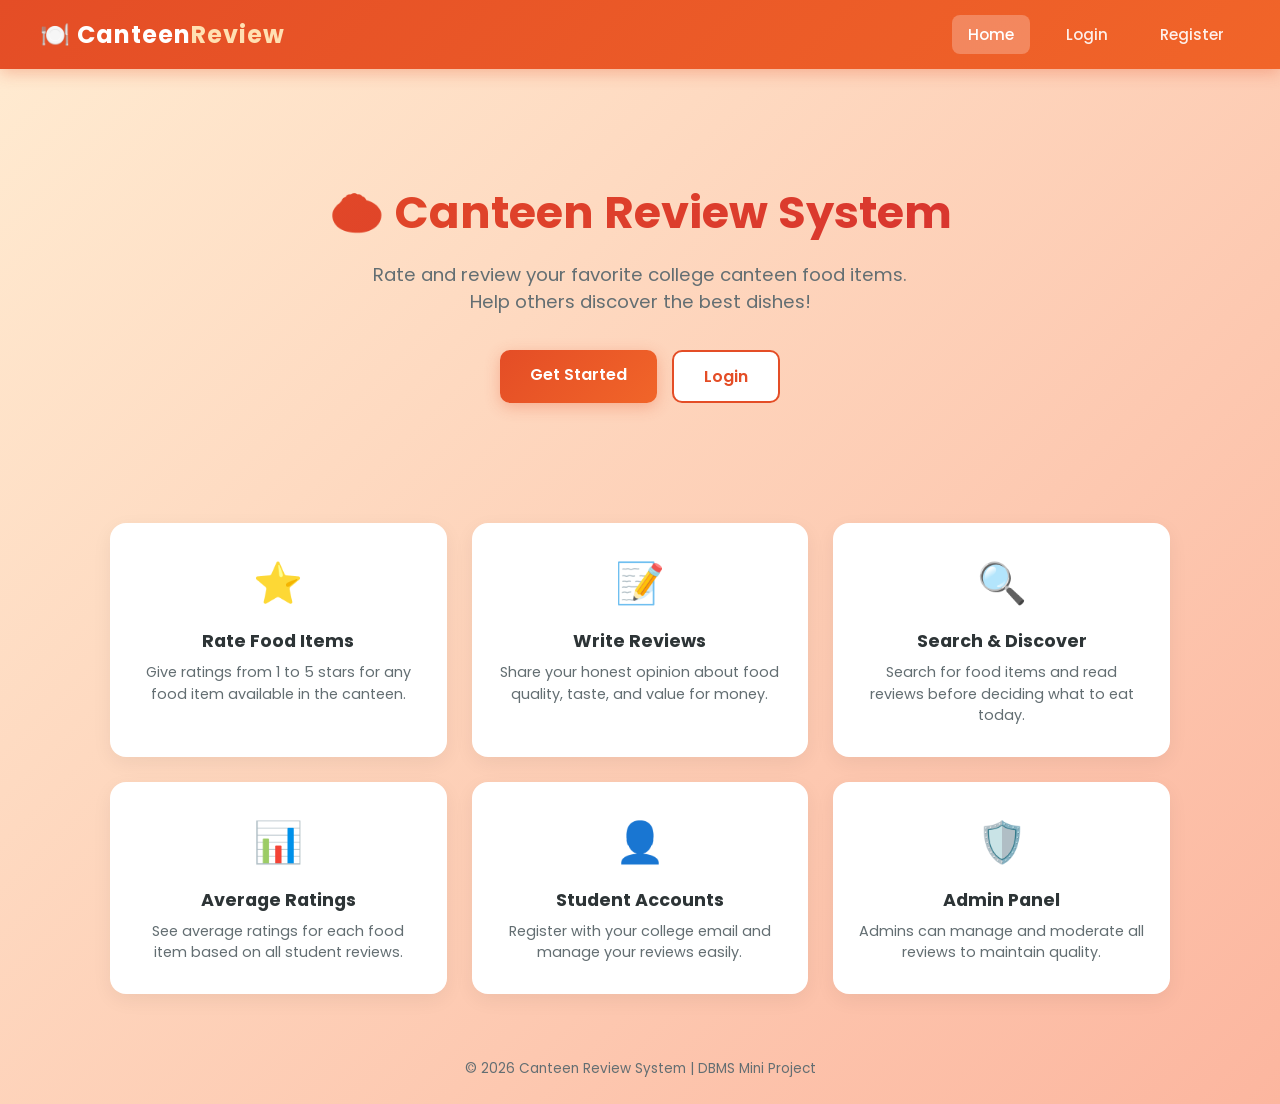
<file: index.html>
<!DOCTYPE html>
<html lang="en">

<head>
    <meta charset="UTF-8">
    <meta name="viewport" content="width=device-width, initial-scale=1.0">
    <meta name="description" content="Canteen Review System - Rate and review your college canteen food items">
    <title>Canteen Review System</title>
    <link rel="stylesheet" href="style.css">
</head>

<body>

    <!-- Navigation Bar -->
    <nav class="navbar">
        <div class="logo">🍽️ Canteen<span>Review</span></div>
        <div class="nav-links">
            <a href="index.html" class="active">Home</a>
            <a href="login.html">Login</a>
            <a href="register.html">Register</a>
        </div>
    </nav>

    <!-- Hero Section -->
    <div class="container">
        <div class="hero">
            <h1>🍛 Canteen Review System</h1>
            <p>Rate and review your favorite college canteen food items. Help others discover the best dishes!</p>
            <div class="hero-buttons">
                <a href="register.html" class="btn btn-primary">Get Started</a>
                <a href="login.html" class="btn btn-secondary">Login</a>
            </div>
        </div>

        <!-- Features Section -->
        <div class="features-grid">
            <div class="feature-card">
                <div class="feature-icon">⭐</div>
                <h3>Rate Food Items</h3>
                <p>Give ratings from 1 to 5 stars for any food item available in the canteen.</p>
            </div>
            <div class="feature-card">
                <div class="feature-icon">📝</div>
                <h3>Write Reviews</h3>
                <p>Share your honest opinion about food quality, taste, and value for money.</p>
            </div>
            <div class="feature-card">
                <div class="feature-icon">🔍</div>
                <h3>Search & Discover</h3>
                <p>Search for food items and read reviews before deciding what to eat today.</p>
            </div>
            <div class="feature-card">
                <div class="feature-icon">📊</div>
                <h3>Average Ratings</h3>
                <p>See average ratings for each food item based on all student reviews.</p>
            </div>
            <div class="feature-card">
                <div class="feature-icon">👤</div>
                <h3>Student Accounts</h3>
                <p>Register with your college email and manage your reviews easily.</p>
            </div>
            <div class="feature-card">
                <div class="feature-icon">🛡️</div>
                <h3>Admin Panel</h3>
                <p>Admins can manage and moderate all reviews to maintain quality.</p>
            </div>
        </div>
    </div>

    <!-- Footer -->
    <div class="footer">
        <p>&copy; 2026 Canteen Review System | DBMS Mini Project</p>
    </div>

</body>

</html>
</file>
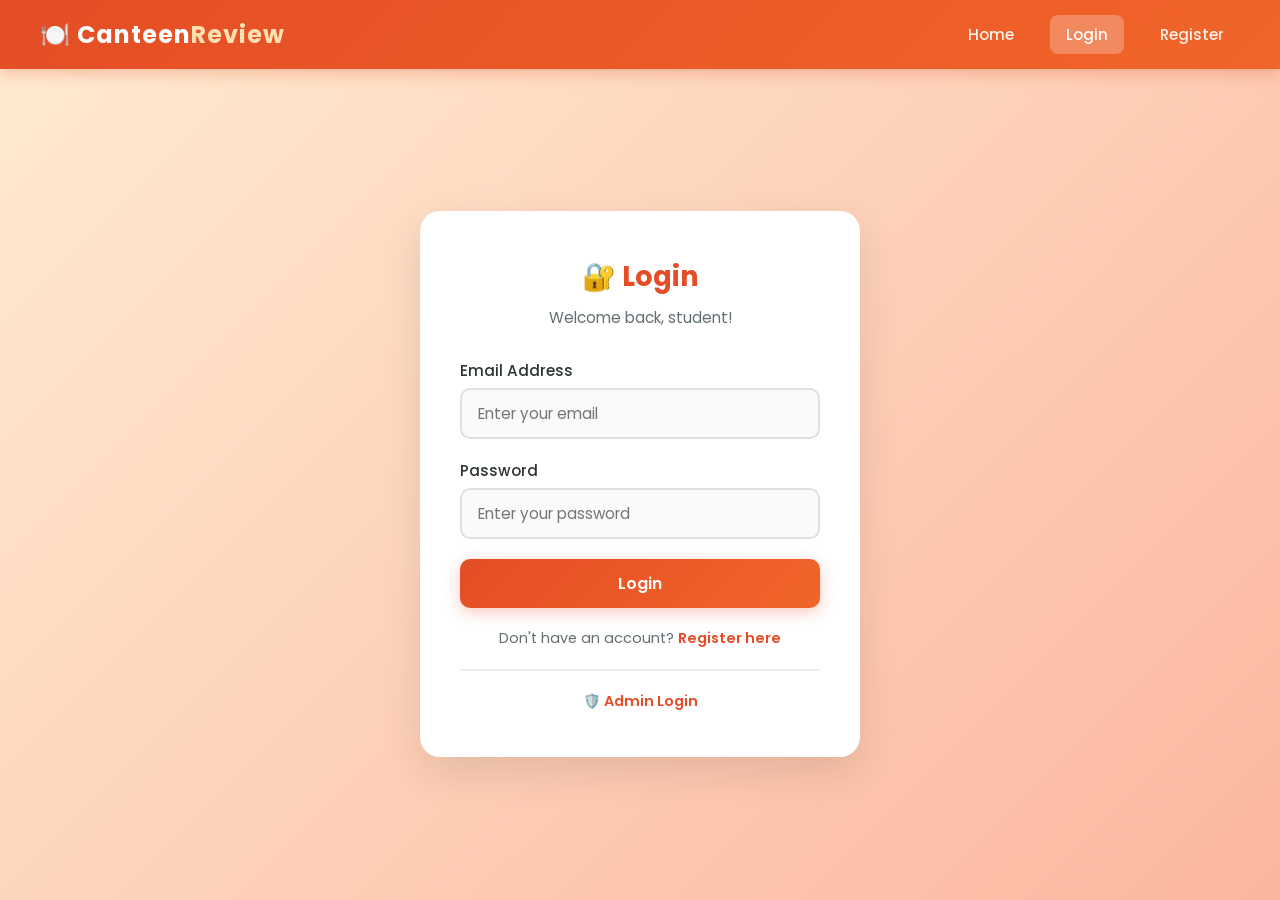
<file: login.html>
<!DOCTYPE html>
<html lang="en">

<head>
    <meta charset="UTF-8">
    <meta name="viewport" content="width=device-width, initial-scale=1.0">
    <title>Login - Canteen Review System</title>
    <link rel="stylesheet" href="style.css">
</head>

<body>
    <nav class="navbar">
        <div class="logo">🍽️ Canteen<span>Review</span></div>
        <div class="nav-links">
            <a href="index.html">Home</a>
            <a href="login.html" class="active">Login</a>
            <a href="register.html">Register</a>
        </div>
    </nav>

    <div class="auth-wrapper">
        <div class="auth-card">
            <h2>🔐 Login</h2>
            <p class="subtitle">Welcome back, student!</p>

            <form method="POST" action="api/login.php" id="loginForm">
                <div class="form-group">
                    <label for="email">Email Address</label>
                    <input type="email" id="email" name="email" placeholder="Enter your email" required>
                </div>
                <div class="form-group">
                    <label for="password">Password</label>
                    <input type="password" id="password" name="password" placeholder="Enter your password" required>
                </div>
                <button type="submit" class="btn btn-primary" style="width:100%;">Login</button>
            </form>

            <p class="switch-link">Don't have an account? <a href="register.html">Register here</a></p>

            <hr style="margin: 20px 0; border: 1px solid #eee;">
            <p class="switch-link"><a href="api/admin.php">🛡️ Admin Login</a></p>
        </div>
    </div>
</body>

</html>
</file>
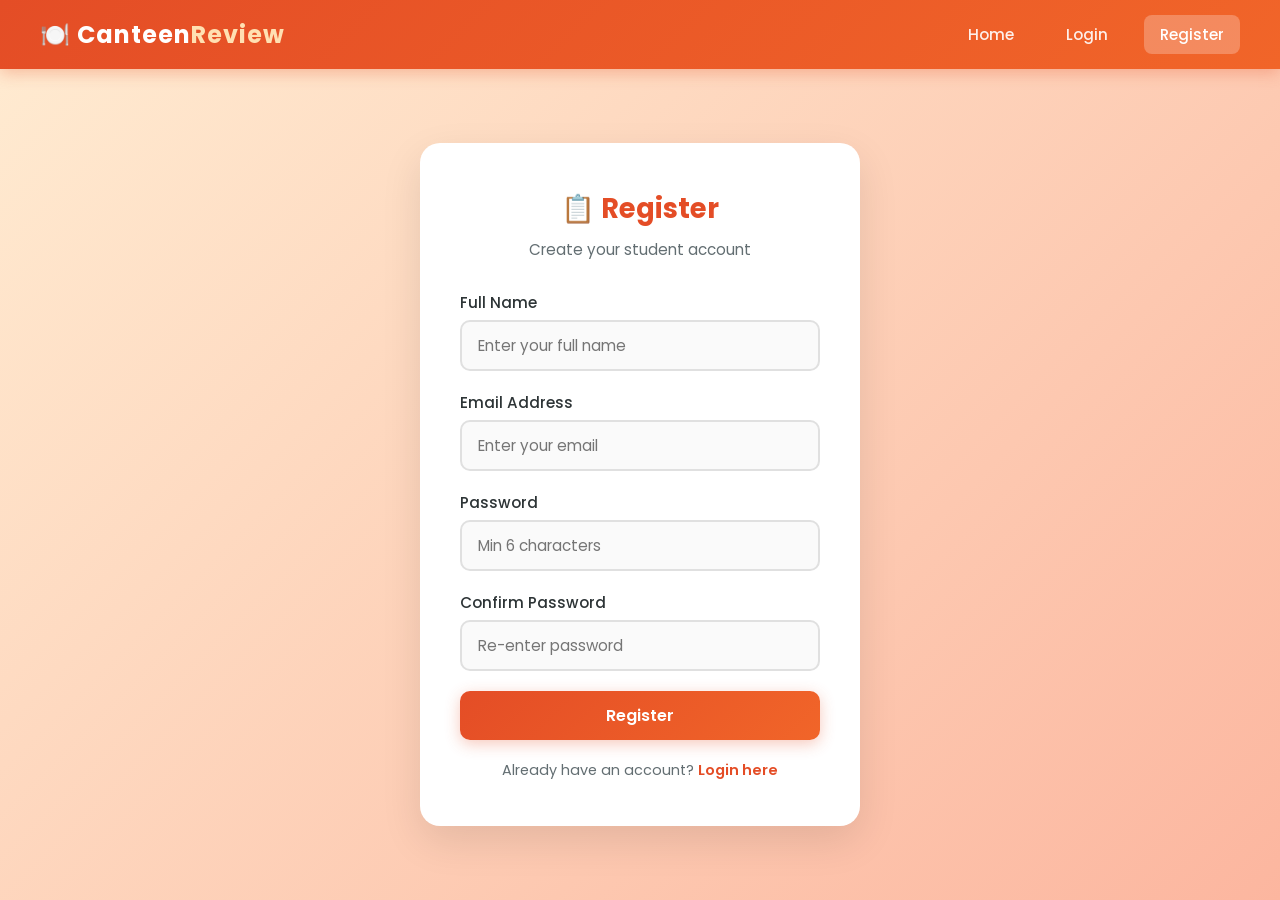
<file: register.html>
<!DOCTYPE html>
<html lang="en">

<head>
    <meta charset="UTF-8">
    <meta name="viewport" content="width=device-width, initial-scale=1.0">
    <title>Register - Canteen Review System</title>
    <link rel="stylesheet" href="style.css">
</head>

<body>
    <nav class="navbar">
        <div class="logo">🍽️ Canteen<span>Review</span></div>
        <div class="nav-links">
            <a href="index.html">Home</a>
            <a href="login.html">Login</a>
            <a href="register.html" class="active">Register</a>
        </div>
    </nav>

    <div class="auth-wrapper">
        <div class="auth-card">
            <h2>📋 Register</h2>
            <p class="subtitle">Create your student account</p>

            <form method="POST" action="api/register.php" id="registerForm">
                <div class="form-group">
                    <label for="name">Full Name</label>
                    <input type="text" id="name" name="name" placeholder="Enter your full name" required>
                </div>
                <div class="form-group">
                    <label for="email">Email Address</label>
                    <input type="email" id="email" name="email" placeholder="Enter your email" required>
                </div>
                <div class="form-group">
                    <label for="password">Password</label>
                    <input type="password" id="password" name="password" placeholder="Min 6 characters" required>
                </div>
                <div class="form-group">
                    <label for="confirm_password">Confirm Password</label>
                    <input type="password" id="confirm_password" name="confirm_password" placeholder="Re-enter password"
                        required>
                </div>
                <button type="submit" class="btn btn-primary" style="width:100%;">Register</button>
            </form>

            <p class="switch-link">Already have an account? <a href="login.html">Login here</a></p>
        </div>
    </div>
</body>

</html>
</file>
<file: style.css>
/* =====================================================
   Canteen Review System - Main Stylesheet
   ===================================================== */

@import url('https://fonts.googleapis.com/css2?family=Poppins:wght@300;400;500;600;700&display=swap');

/* --- Reset & Base --- */
* { margin: 0; padding: 0; box-sizing: border-box; }

body {
    font-family: 'Poppins', sans-serif;
    background: linear-gradient(135deg, #ffecd2 0%, #fcb69f 100%);
    min-height: 100vh;
    color: #2d3436;
}

a { text-decoration: none; color: inherit; }

/* --- Navbar --- */
.navbar {
    background: linear-gradient(135deg, #e44d26, #f16529);
    padding: 15px 40px;
    display: flex;
    justify-content: space-between;
    align-items: center;
    box-shadow: 0 4px 15px rgba(228, 77, 38, 0.3);
    position: sticky;
    top: 0;
    z-index: 100;
}

.navbar .logo {
    font-size: 1.5rem;
    font-weight: 700;
    color: #fff;
    letter-spacing: 1px;
}

.navbar .logo span { color: #ffe0b2; }

.nav-links { display: flex; gap: 20px; align-items: center; }

.nav-links a {
    color: rgba(255,255,255,0.9);
    font-weight: 500;
    padding: 8px 16px;
    border-radius: 8px;
    transition: all 0.3s ease;
    font-size: 0.95rem;
}

.nav-links a:hover { background: rgba(255,255,255,0.2); color: #fff; }

.nav-links a.active {
    background: rgba(255,255,255,0.25);
    color: #fff;
}

.nav-links a.btn-logout {
    background: rgba(255,255,255,0.15);
    border: 1.5px solid rgba(255,255,255,0.4);
}

.nav-links a.btn-logout:hover { background: rgba(255,255,255,0.3); }

/* --- Container --- */
.container {
    max-width: 1100px;
    margin: 30px auto;
    padding: 0 20px;
}

/* --- Cards & Panels --- */
.card {
    background: #fff;
    border-radius: 16px;
    padding: 35px;
    box-shadow: 0 8px 30px rgba(0,0,0,0.08);
    margin-bottom: 25px;
    transition: transform 0.2s ease;
}

.card:hover { transform: translateY(-2px); }

.card h2 {
    font-size: 1.6rem;
    margin-bottom: 20px;
    color: #e44d26;
    position: relative;
    padding-bottom: 10px;
}

.card h2::after {
    content: '';
    position: absolute;
    bottom: 0; left: 0;
    width: 50px; height: 3px;
    background: linear-gradient(90deg, #e44d26, #f16529);
    border-radius: 2px;
}

/* --- Hero Section (index.html) --- */
.hero {
    text-align: center;
    padding: 80px 20px;
}

.hero h1 {
    font-size: 2.8rem;
    font-weight: 700;
    margin-bottom: 15px;
    background: linear-gradient(135deg, #e44d26, #d63031);
    -webkit-background-clip: text;
    -webkit-text-fill-color: transparent;
    background-clip: text;
}

.hero p {
    font-size: 1.15rem;
    color: #636e72;
    margin-bottom: 35px;
    max-width: 550px;
    margin-left: auto;
    margin-right: auto;
}

.hero-buttons { display: flex; gap: 15px; justify-content: center; flex-wrap: wrap; }

/* --- Buttons --- */
.btn {
    padding: 12px 30px;
    border: none;
    border-radius: 10px;
    font-family: 'Poppins', sans-serif;
    font-weight: 600;
    font-size: 1rem;
    cursor: pointer;
    transition: all 0.3s ease;
    display: inline-block;
    text-align: center;
}

.btn-primary {
    background: linear-gradient(135deg, #e44d26, #f16529);
    color: #fff;
    box-shadow: 0 4px 15px rgba(228, 77, 38, 0.3);
}

.btn-primary:hover {
    box-shadow: 0 6px 20px rgba(228, 77, 38, 0.45);
    transform: translateY(-2px);
}

.btn-secondary {
    background: #fff;
    color: #e44d26;
    border: 2px solid #e44d26;
}

.btn-secondary:hover { background: #fef0eb; }

.btn-danger {
    background: linear-gradient(135deg, #d63031, #e17055);
    color: #fff;
    padding: 8px 18px;
    font-size: 0.85rem;
}

.btn-danger:hover { opacity: 0.9; }

.btn-sm { padding: 8px 18px; font-size: 0.85rem; }

/* --- Forms --- */
.form-group { margin-bottom: 20px; }

.form-group label {
    display: block;
    margin-bottom: 6px;
    font-weight: 500;
    color: #2d3436;
    font-size: 0.95rem;
}

.form-group input,
.form-group select,
.form-group textarea {
    width: 100%;
    padding: 12px 16px;
    border: 2px solid #e0e0e0;
    border-radius: 10px;
    font-family: 'Poppins', sans-serif;
    font-size: 0.95rem;
    transition: border-color 0.3s ease;
    background: #fafafa;
}

.form-group input:focus,
.form-group select:focus,
.form-group textarea:focus {
    outline: none;
    border-color: #e44d26;
    background: #fff;
}

.form-group textarea { resize: vertical; min-height: 100px; }

/* --- Star Rating Input --- */
.rating-input { display: flex; gap: 5px; margin-top: 5px; }

.rating-input input[type="radio"] { display: none; }

.rating-input label {
    font-size: 2rem;
    color: #ddd;
    cursor: pointer;
    transition: color 0.2s;
}

.rating-input label:hover,
.rating-input label:hover ~ label,
.rating-input input:checked ~ label { color: #f39c12; }

/* Reverse order trick for CSS-only star rating */
.rating-input { direction: rtl; }
.rating-input label:hover,
.rating-input label:hover ~ label { color: #f39c12; }

/* --- Messages --- */
.alert {
    padding: 14px 20px;
    border-radius: 10px;
    margin-bottom: 20px;
    font-weight: 500;
    font-size: 0.95rem;
}

.alert-success {
    background: #d4edda;
    color: #155724;
    border: 1px solid #c3e6cb;
}

.alert-error {
    background: #f8d7da;
    color: #721c24;
    border: 1px solid #f5c6cb;
}

.alert-info {
    background: #d1ecf1;
    color: #0c5460;
    border: 1px solid #bee5eb;
}

/* --- Review Cards --- */
.review-card {
    background: #fff;
    border-radius: 14px;
    padding: 22px 25px;
    margin-bottom: 18px;
    box-shadow: 0 4px 15px rgba(0,0,0,0.06);
    border-left: 4px solid #e44d26;
    transition: transform 0.2s ease;
}

.review-card:hover { transform: translateY(-2px); }

.review-header {
    display: flex;
    justify-content: space-between;
    align-items: center;
    margin-bottom: 10px;
    flex-wrap: wrap;
    gap: 8px;
}

.review-header h3 {
    font-size: 1.1rem;
    color: #2d3436;
}

.review-meta {
    font-size: 0.85rem;
    color: #636e72;
    display: flex;
    gap: 15px;
    flex-wrap: wrap;
}

.review-stars { color: #f39c12; font-size: 1.1rem; letter-spacing: 2px; }

.review-text {
    color: #555;
    line-height: 1.6;
    margin-top: 8px;
}

/* --- Stats Grid --- */
.stats-grid {
    display: grid;
    grid-template-columns: repeat(auto-fit, minmax(200px, 1fr));
    gap: 20px;
    margin-bottom: 30px;
}

.stat-card {
    background: #fff;
    border-radius: 14px;
    padding: 25px;
    text-align: center;
    box-shadow: 0 4px 15px rgba(0,0,0,0.06);
}

.stat-card .stat-number {
    font-size: 2rem;
    font-weight: 700;
    color: #e44d26;
}

.stat-card .stat-label {
    font-size: 0.9rem;
    color: #636e72;
    margin-top: 5px;
}

/* --- Table --- */
.data-table {
    width: 100%;
    border-collapse: collapse;
    margin-top: 15px;
}

.data-table th,
.data-table td {
    padding: 12px 16px;
    text-align: left;
    border-bottom: 1px solid #eee;
}

.data-table th {
    background: #fef0eb;
    color: #e44d26;
    font-weight: 600;
    font-size: 0.9rem;
    text-transform: uppercase;
    letter-spacing: 0.5px;
}

.data-table tr:hover { background: #fafafa; }

/* --- Search Bar --- */
.search-bar {
    display: flex;
    gap: 10px;
    margin-bottom: 25px;
}

.search-bar input {
    flex: 1;
    padding: 12px 18px;
    border: 2px solid #e0e0e0;
    border-radius: 10px;
    font-family: 'Poppins', sans-serif;
    font-size: 0.95rem;
}

.search-bar input:focus { outline: none; border-color: #e44d26; }

/* --- Auth Forms --- */
.auth-wrapper {
    display: flex;
    justify-content: center;
    align-items: center;
    min-height: calc(100vh - 70px);
    padding: 30px 20px;
}

.auth-card {
    background: #fff;
    border-radius: 20px;
    padding: 45px 40px;
    width: 100%;
    max-width: 440px;
    box-shadow: 0 15px 40px rgba(0,0,0,0.1);
}

.auth-card h2 {
    text-align: center;
    margin-bottom: 8px;
    font-size: 1.7rem;
    color: #e44d26;
}

.auth-card .subtitle {
    text-align: center;
    color: #636e72;
    margin-bottom: 30px;
    font-size: 0.95rem;
}

.auth-card .switch-link {
    text-align: center;
    margin-top: 20px;
    font-size: 0.9rem;
    color: #636e72;
}

.auth-card .switch-link a { color: #e44d26; font-weight: 600; }
.auth-card .switch-link a:hover { text-decoration: underline; }

/* --- Food Items Grid --- */
.food-grid {
    display: grid;
    grid-template-columns: repeat(auto-fill, minmax(220px, 1fr));
    gap: 18px;
    margin-top: 15px;
}

.food-card {
    background: linear-gradient(135deg, #fff5f0, #fff);
    border-radius: 14px;
    padding: 20px;
    text-align: center;
    border: 1px solid #fde0d2;
    transition: all 0.3s ease;
}

.food-card:hover {
    transform: translateY(-3px);
    box-shadow: 0 8px 20px rgba(228, 77, 38, 0.12);
}

.food-card h4 { color: #2d3436; margin-bottom: 6px; }

.food-card .price {
    color: #e44d26;
    font-weight: 600;
    font-size: 1.1rem;
}

.food-card .avg-rating {
    margin-top: 8px;
    font-size: 0.85rem;
    color: #636e72;
}

.food-card .avg-rating span { color: #f39c12; }

/* --- Footer --- */
.footer {
    text-align: center;
    padding: 25px;
    color: #636e72;
    font-size: 0.85rem;
    margin-top: 40px;
}

/* --- Features Grid (Landing) --- */
.features-grid {
    display: grid;
    grid-template-columns: repeat(auto-fit, minmax(250px, 1fr));
    gap: 25px;
    margin-top: 40px;
}

.feature-card {
    background: #fff;
    border-radius: 16px;
    padding: 30px 25px;
    text-align: center;
    box-shadow: 0 6px 20px rgba(0,0,0,0.06);
    transition: transform 0.3s ease;
}

.feature-card:hover { transform: translateY(-5px); }

.feature-icon { font-size: 2.5rem; margin-bottom: 15px; }

.feature-card h3 {
    font-size: 1.1rem;
    margin-bottom: 8px;
    color: #2d3436;
}

.feature-card p { font-size: 0.9rem; color: #636e72; line-height: 1.5; }

/* --- Responsive --- */
@media (max-width: 768px) {
    .navbar { padding: 12px 20px; flex-direction: column; gap: 10px; }
    .nav-links { flex-wrap: wrap; justify-content: center; }
    .hero h1 { font-size: 2rem; }
    .auth-card { padding: 30px 25px; }
    .container { padding: 0 15px; }
    .search-bar { flex-direction: column; }
    .review-header { flex-direction: column; align-items: flex-start; }
}
</file>
